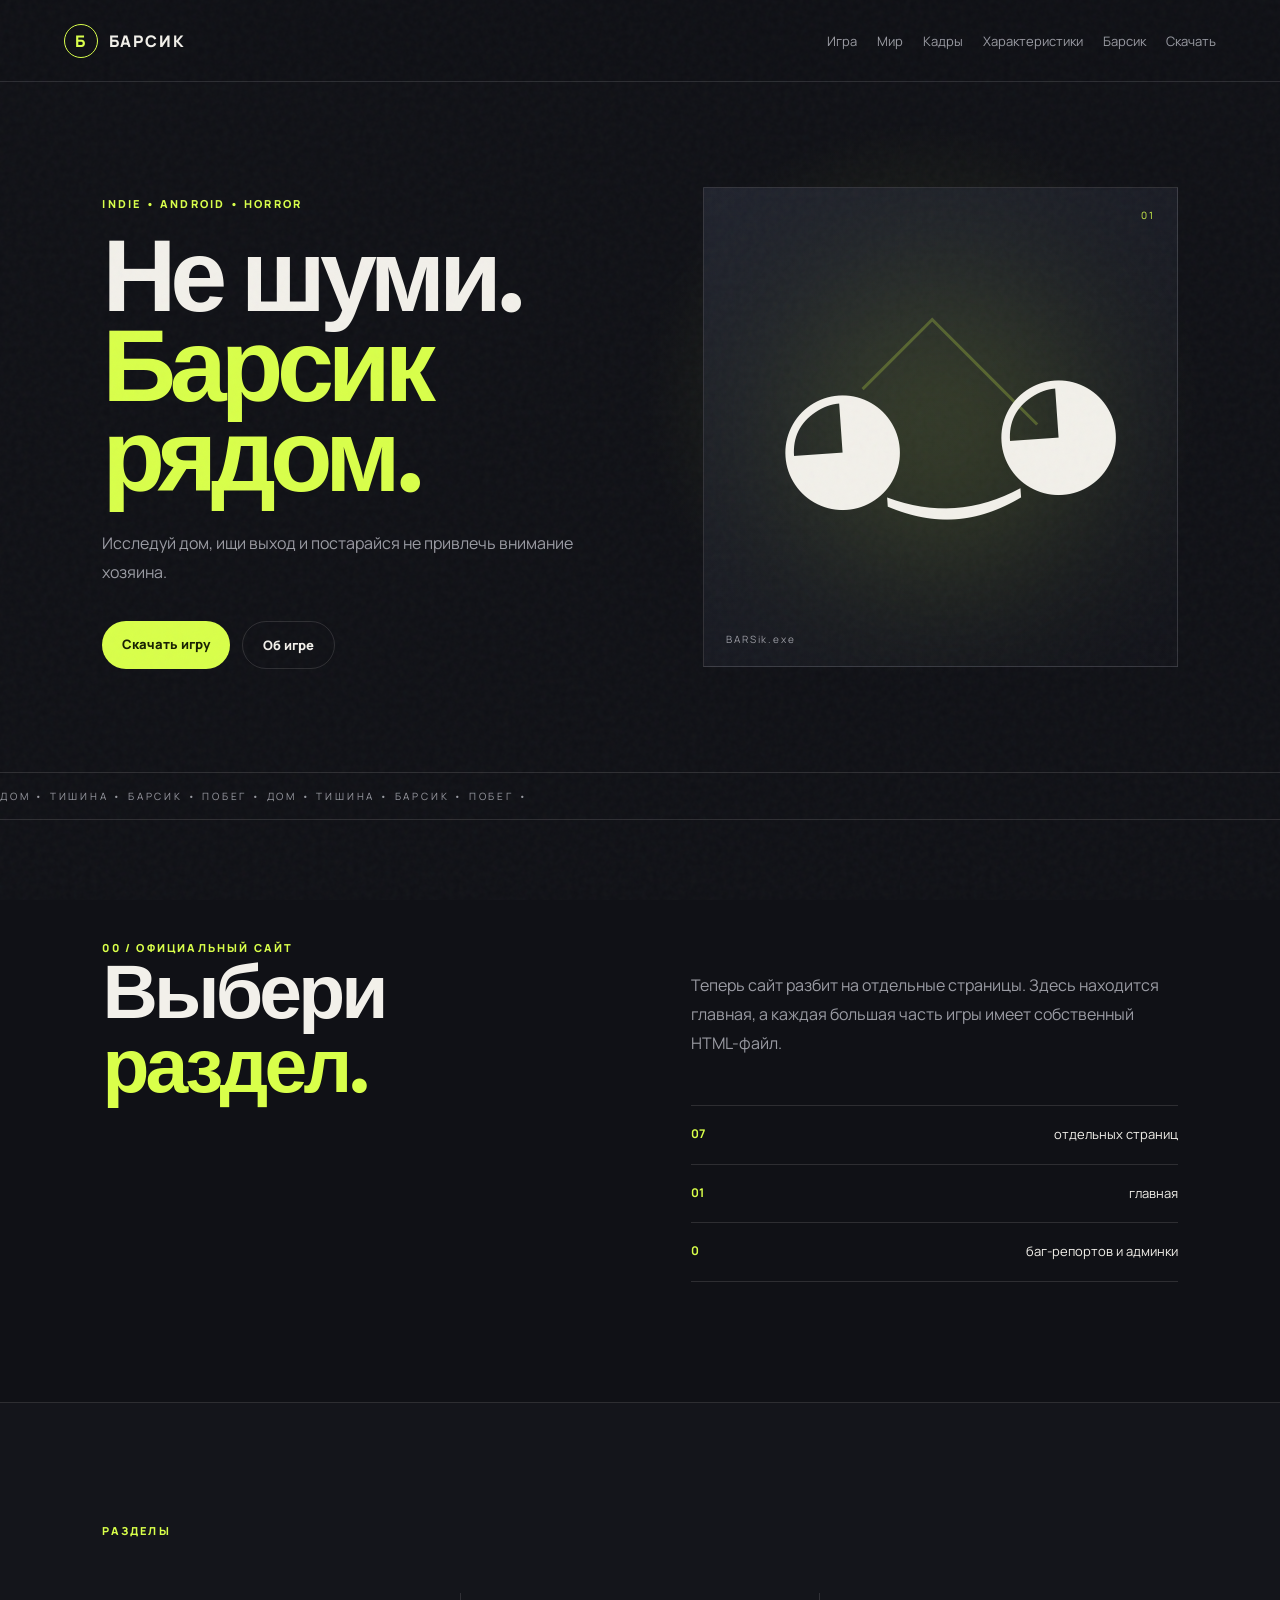
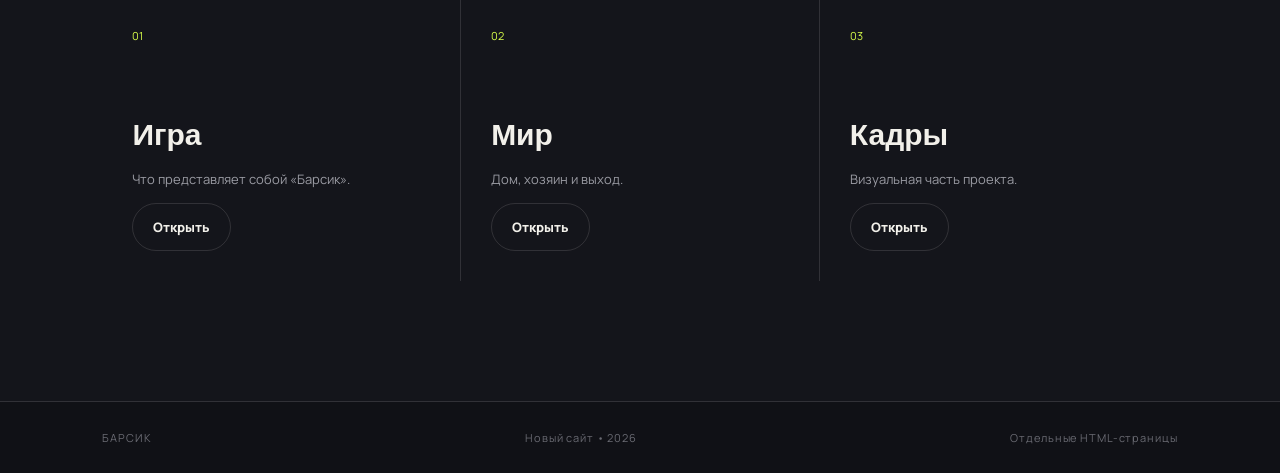
<file: index.html>
<!doctype html>
<html lang="ru">
<head>
  <meta charset="UTF-8">
  <meta name="viewport" content="width=device-width, initial-scale=1.0">
  <meta name="theme-color" content="#101116">
  <meta name="description" content="Барсик — официальный сайт игры.">
  <title>Барсик — игра</title>
  <link rel="stylesheet" href="styles.css">
</head>
<body>
<div class="noise" aria-hidden="true"></div>
<header class="topbar">
  <a class="brand" href="index.html" aria-label="Барсик"><span class="brand-mark">Б</span><span>БАРСИК</span></a>
  <nav>
    <a href="game.html">Игра</a>
    <a href="world.html">Мир</a>
    <a href="gallery.html">Кадры</a>
    <a href="specs.html">Характеристики</a>
    <a href="barsik.html">Барсик</a>
    <a href="download.html">Скачать</a>
  </nav>
</header>
<main id="top">
<section class="hero reveal">
  <div class="hero-copy">
    <p class="eyebrow">INDIE • ANDROID • HORROR</p>
    <h1>Не шуми.<br><span>Барсик рядом.</span></h1>
    <p class="lead">Исследуй дом, ищи выход и постарайся не привлечь внимание хозяина.</p>
    <div class="actions">
      <a class="button button-primary" href="download.html">Скачать игру</a>
      <a class="button button-ghost" href="game.html">Об игре</a>
    </div>
  </div>
  <div class="hero-card" aria-label="Барсик">
    <div class="cat-glow"></div><div class="cat-ears" aria-hidden="true"></div>
    <div class="cat-face">◕‿◕</div><span class="card-label">BARSik.exe</span><span class="card-corner">01</span>
  </div>
</section>
<section class="ticker" aria-label="Слоган"><span>ДОМ • ТИШИНА • БАРСИК • ПОБЕГ • ДОМ • ТИШИНА • БАРСИК • ПОБЕГ • </span></section>
<section class="section reveal">
  <div class="section-number">00 / ОФИЦИАЛЬНЫЙ САЙТ</div>
  <div class="split">
    <div><h2>Выбери<br><em>раздел.</em></h2></div>
    <div class="text"><p>Теперь сайт разбит на отдельные страницы. Здесь находится главная, а каждая большая часть игры имеет собственный HTML-файл.</p>
      <div class="facts">
        <div><strong>07</strong><span>отдельных страниц</span></div>
        <div><strong>01</strong><span>главная</span></div>
        <div><strong>0</strong><span>баг-репортов и админки</span></div>
      </div>
    </div>
  </div>
</section>
<section class="section world reveal">
  <div class="section-number">РАЗДЕЛЫ</div>
  <div class="world-grid">
    <article><span>01</span><h3>Игра</h3><p>Что представляет собой «Барсик».</p><a class="button button-ghost" href="game.html">Открыть</a></article>
    <article><span>02</span><h3>Мир</h3><p>Дом, хозяин и выход.</p><a class="button button-ghost" href="world.html">Открыть</a></article>
    <article><span>03</span><h3>Кадры</h3><p>Визуальная часть проекта.</p><a class="button button-ghost" href="gallery.html">Открыть</a></article>
  </div>
</section>
</main>
<footer><span>БАРСИК</span><span>Новый сайт • 2026</span><span>Отдельные HTML-страницы</span></footer>
<script src="script.js"></script>
</body>
</html>
</file>
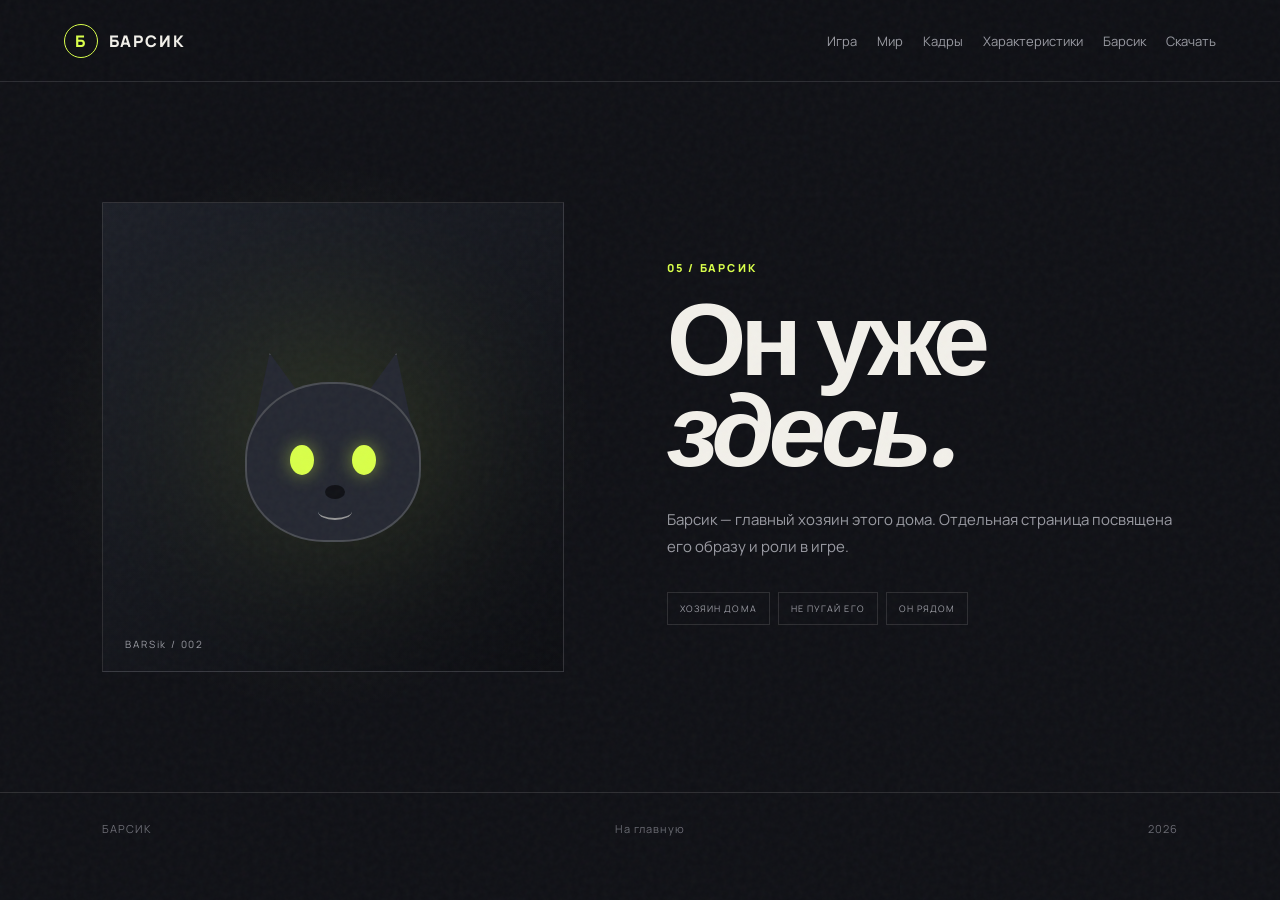
<file: barsik.html>
<!doctype html>
<html lang="ru"><head><meta charset="UTF-8"><meta name="viewport" content="width=device-width, initial-scale=1.0"><meta name="theme-color" content="#101116"><title>Барсик — Персонаж</title><link rel="stylesheet" href="styles.css"></head>
<body><div class="noise" aria-hidden="true"></div>
<header class="topbar"><a class="brand" href="index.html"><span class="brand-mark">Б</span><span>БАРСИК</span></a><nav><a href="game.html">Игра</a><a href="world.html">Мир</a><a href="gallery.html">Кадры</a><a href="specs.html">Характеристики</a><a href="barsik.html">Барсик</a><a href="download.html">Скачать</a></nav></header>
<main><section class="section character reveal"><div class="character-art"><div class="character-glow"></div><div class="barsik"><div class="barsik-ear left"></div><div class="barsik-ear right"></div><div class="barsik-head"><span class="eye left"></span><span class="eye right"></span><span class="nose"></span><span class="mouth"></span></div></div><span class="character-code">BARSik / 002</span></div><div class="character-copy"><p class="section-number">05 / БАРСИК</p><h1>Он уже<br><em>здесь.</em></h1><p>Барсик — главный хозяин этого дома. Отдельная страница посвящена его образу и роли в игре.</p><div class="character-tags"><span>ХОЗЯИН ДОМА</span><span>НЕ ПУГАЙ ЕГО</span><span>ОН РЯДОМ</span></div></div></section></main>
<footer><span>БАРСИК</span><a href="index.html">На главную</a><span>2026</span></footer><script src="script.js"></script></body></html>
</file>
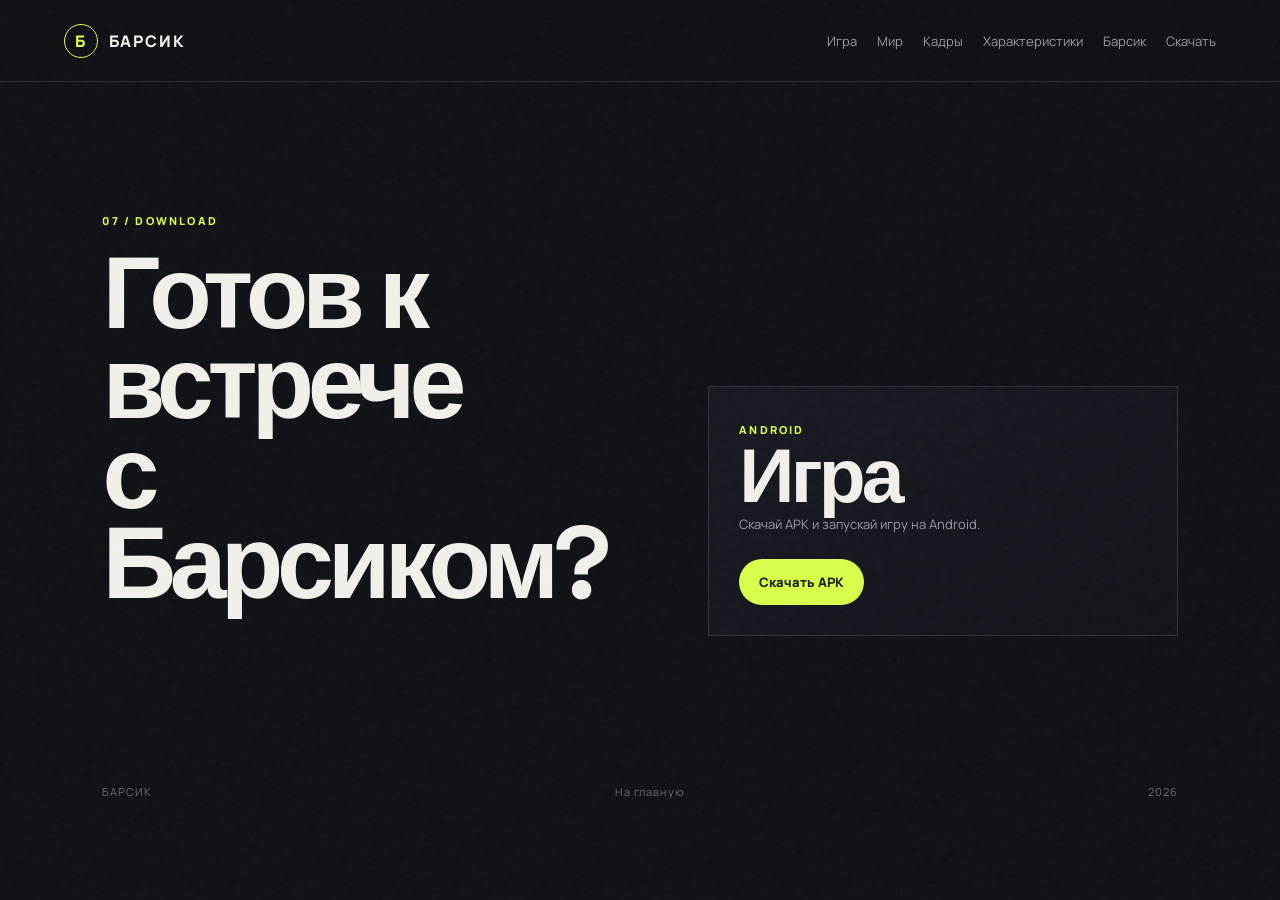
<file: download.html>
<!doctype html>
<html lang="ru"><head><meta charset="UTF-8"><meta name="viewport" content="width=device-width, initial-scale=1.0"><meta name="theme-color" content="#101116"><title>Барсик — Скачать</title><link rel="stylesheet" href="styles.css"></head>
<body><div class="noise" aria-hidden="true"></div>
<header class="topbar"><a class="brand" href="index.html"><span class="brand-mark">Б</span><span>БАРСИК</span></a><nav><a href="game.html">Игра</a><a href="world.html">Мир</a><a href="gallery.html">Кадры</a><a href="specs.html">Характеристики</a><a href="barsik.html">Барсик</a><a href="download.html">Скачать</a></nav></header>
<main><section class="download reveal"><div><p class="section-number">07 / DOWNLOAD</p><h1>Готов к встрече<br>с Барсиком?</h1></div><div class="download-box"><div><span class="download-label">ANDROID</span><h2>Игра</h2><p>Скачай APK и запускай игру на Android.</p></div><a class="button button-primary" href="https://github.com/nutipohz/barsik-sait/releases/download/barsik-igra/escape_from_home.apk">Скачать APK</a></div></section></main>
<footer><span>БАРСИК</span><a href="index.html">На главную</a><span>2026</span></footer><script src="script.js"></script></body></html>
</file>
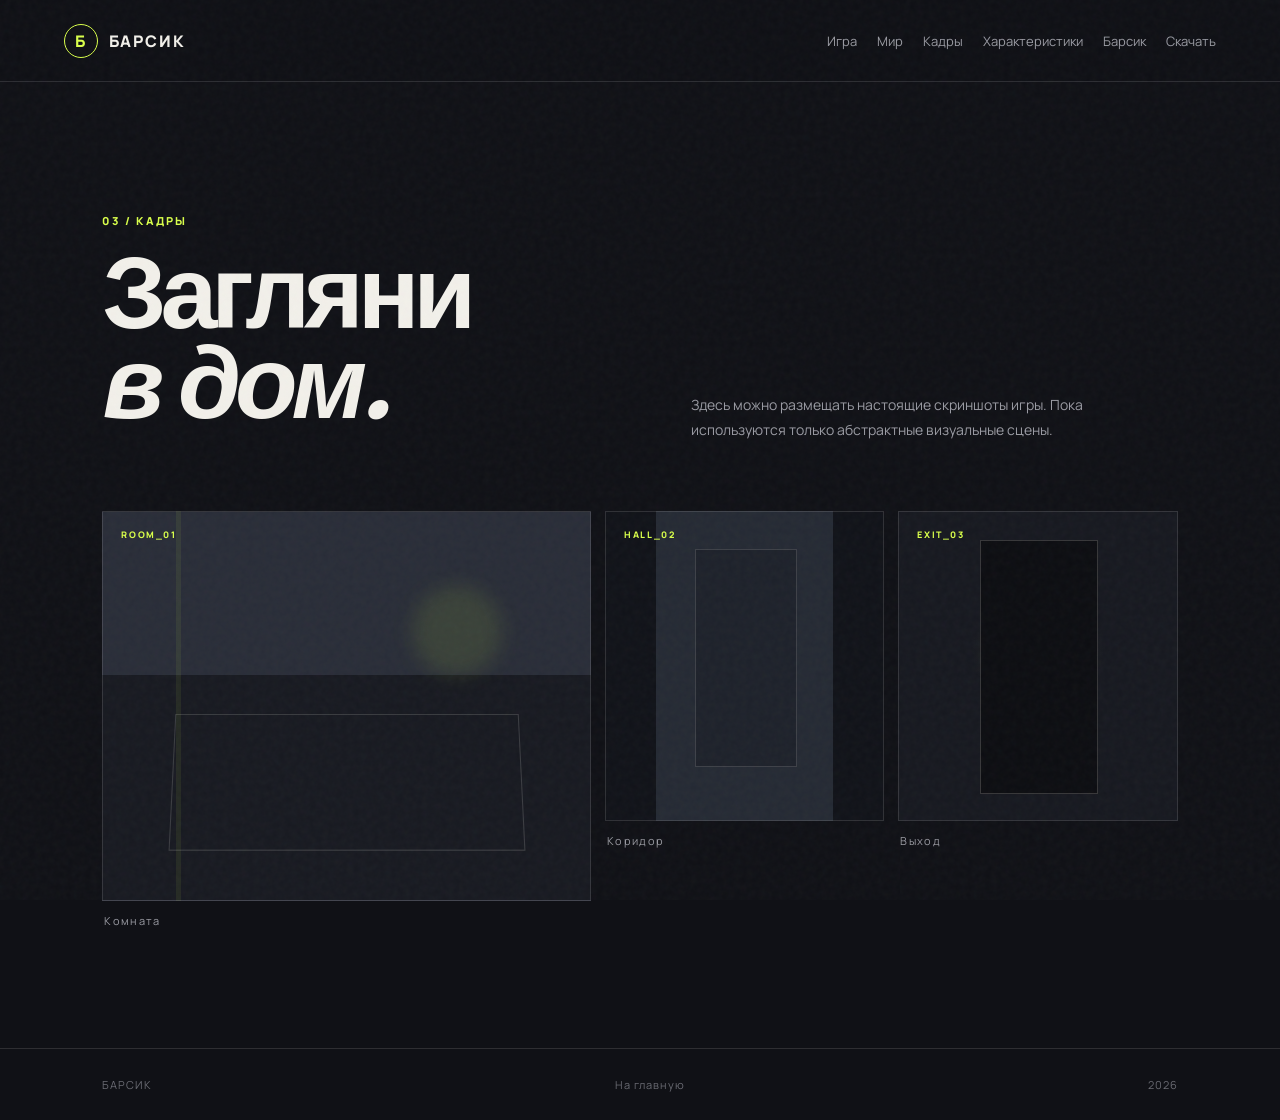
<file: gallery.html>
<!doctype html>
<html lang="ru"><head><meta charset="UTF-8"><meta name="viewport" content="width=device-width, initial-scale=1.0"><meta name="theme-color" content="#101116"><title>Барсик — Кадры</title><link rel="stylesheet" href="styles.css"></head>
<body><div class="noise" aria-hidden="true"></div>
<header class="topbar"><a class="brand" href="index.html"><span class="brand-mark">Б</span><span>БАРСИК</span></a><nav><a href="game.html">Игра</a><a href="world.html">Мир</a><a href="gallery.html">Кадры</a><a href="specs.html">Характеристики</a><a href="barsik.html">Барсик</a><a href="download.html">Скачать</a></nav></header>
<main><section class="section gallery reveal"><div class="gallery-head"><div><p class="section-number">03 / КАДРЫ</p><h1>Загляни<br><em>в дом.</em></h1></div><p class="gallery-note">Здесь можно размещать настоящие скриншоты игры. Пока используются только абстрактные визуальные сцены.</p></div><div class="shots"><div class="shot shot-wide"><div class="shot-scene scene-room"><span>ROOM_01</span></div><p>Комната</p></div><div class="shot"><div class="shot-scene scene-hall"><span>HALL_02</span></div><p>Коридор</p></div><div class="shot"><div class="shot-scene scene-door"><span>EXIT_03</span></div><p>Выход</p></div></div></section></main>
<footer><span>БАРСИК</span><a href="index.html">На главную</a><span>2026</span></footer><script src="script.js"></script></body></html>
</file>
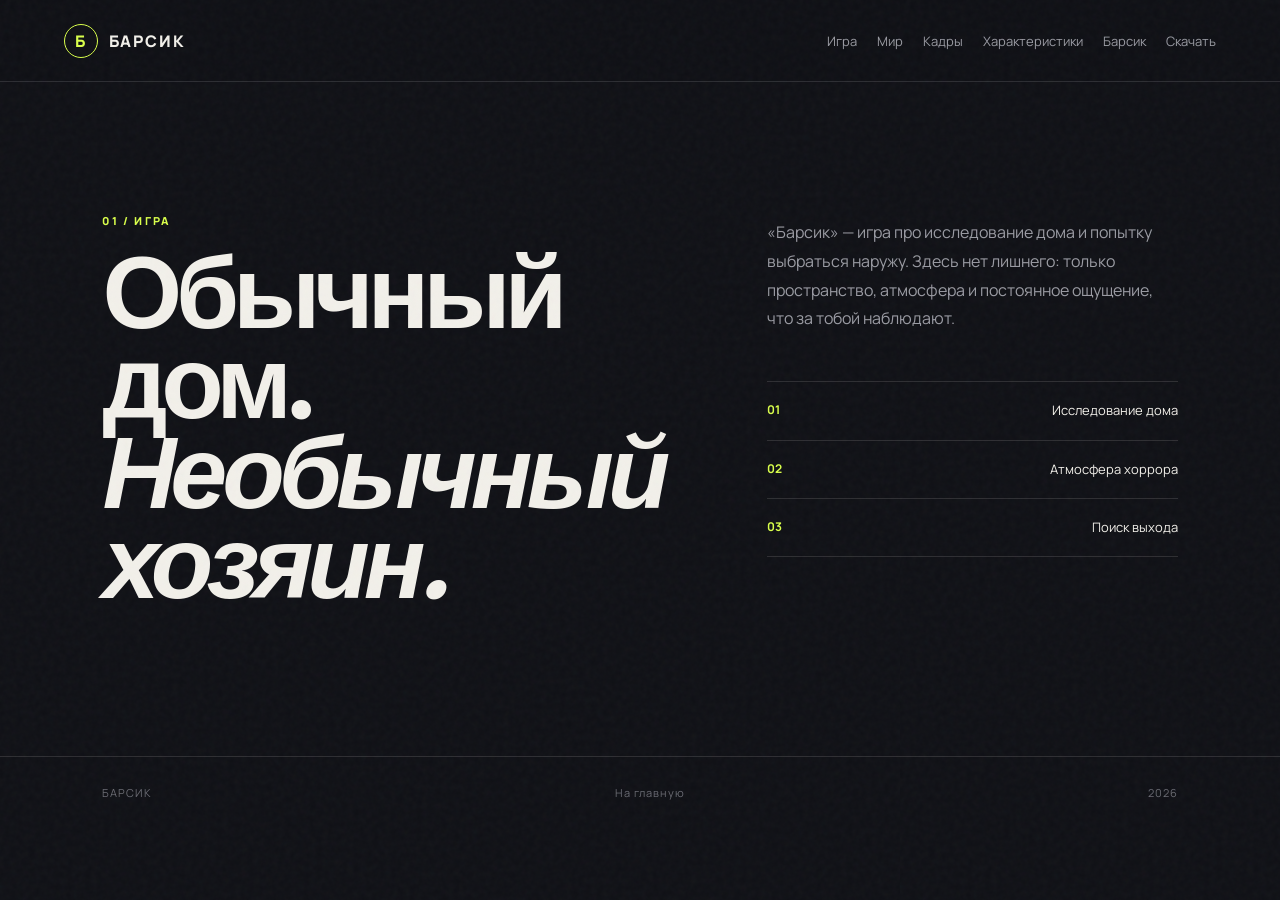
<file: game.html>
<!doctype html>
<html lang="ru">
<head>
  <meta charset="UTF-8">
  <meta name="viewport" content="width=device-width, initial-scale=1.0">
  <meta name="theme-color" content="#101116">
  <meta name="description" content="Барсик — об игре.">
  <title>Барсик — Игра</title>
  <link rel="stylesheet" href="styles.css">
</head>
<body>
<div class="noise" aria-hidden="true"></div>
<header class="topbar">
  <a class="brand" href="index.html" aria-label="Барсик"><span class="brand-mark">Б</span><span>БАРСИК</span></a>
  <nav>
    <a href="game.html">Игра</a><a href="world.html">Мир</a><a href="gallery.html">Кадры</a><a href="specs.html">Характеристики</a><a href="barsik.html">Барсик</a><a href="download.html">Скачать</a>
  </nav>
</header>
<main>
<section class="section split reveal" id="game">
  <div><p class="section-number">01 / ИГРА</p><h1>Обычный дом.<br><em>Необычный хозяин.</em></h1></div>
  <div class="text"><p>«Барсик» — игра про исследование дома и попытку выбраться наружу. Здесь нет лишнего: только пространство, атмосфера и постоянное ощущение, что за тобой наблюдают.</p>
  <div class="facts"><div><strong>01</strong><span>Исследование дома</span></div><div><strong>02</strong><span>Атмосфера хоррора</span></div><div><strong>03</strong><span>Поиск выхода</span></div></div></div>
</section>
</main>
<footer><span>БАРСИК</span><a href="index.html">На главную</a><span>2026</span></footer>
<script src="script.js"></script>
</body>
</html>
</file>
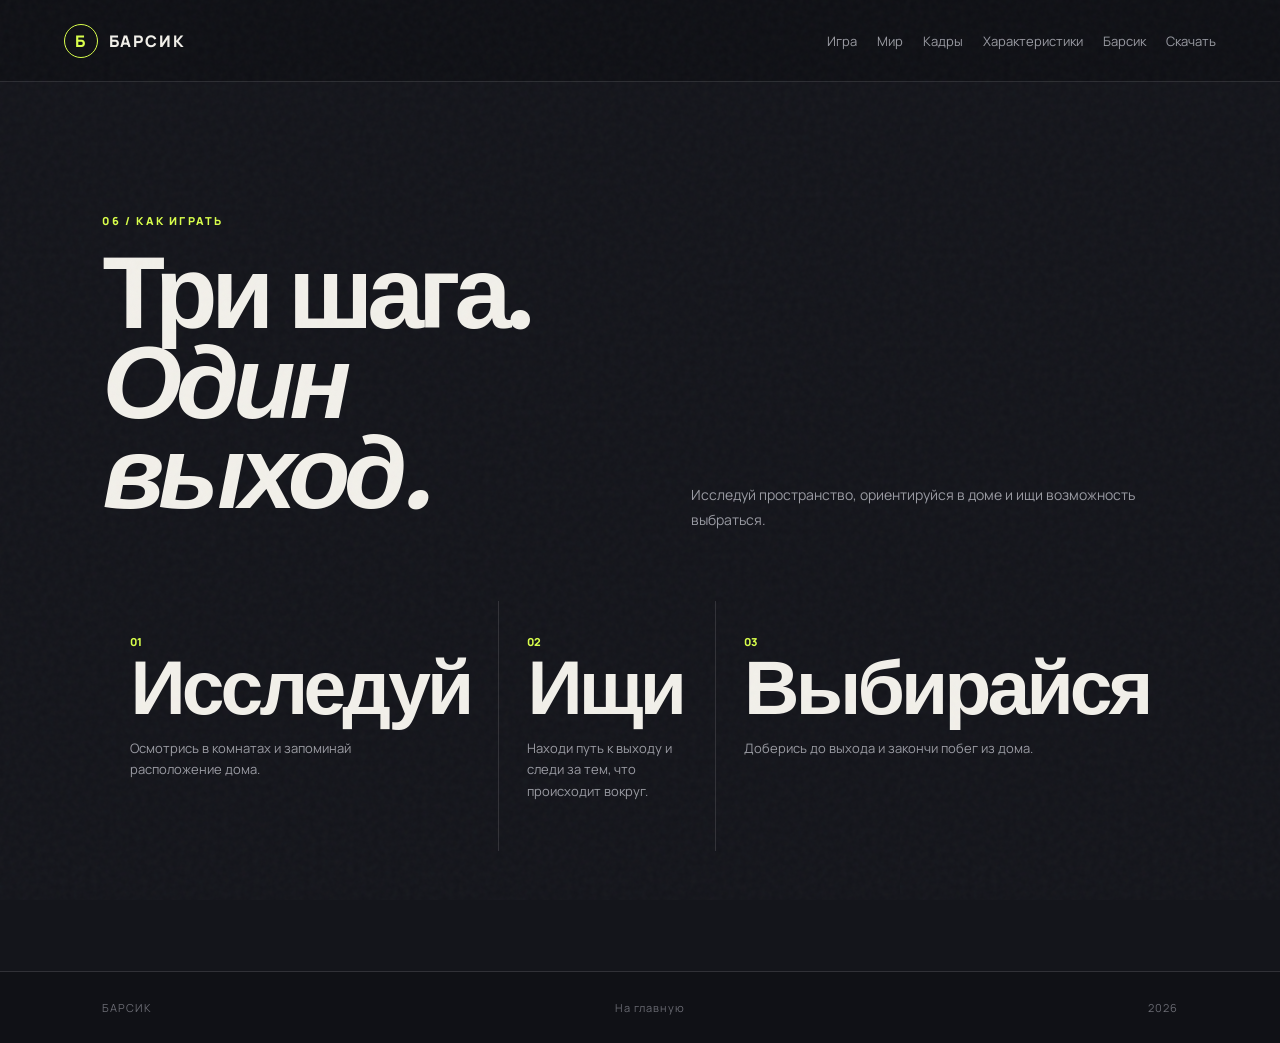
<file: how.html>
<!doctype html>
<html lang="ru"><head><meta charset="UTF-8"><meta name="viewport" content="width=device-width, initial-scale=1.0"><meta name="theme-color" content="#101116"><title>Барсик — Как играть</title><link rel="stylesheet" href="styles.css"></head>
<body><div class="noise" aria-hidden="true"></div>
<header class="topbar"><a class="brand" href="index.html"><span class="brand-mark">Б</span><span>БАРСИК</span></a><nav><a href="game.html">Игра</a><a href="world.html">Мир</a><a href="gallery.html">Кадры</a><a href="specs.html">Характеристики</a><a href="barsik.html">Барсик</a><a href="download.html">Скачать</a></nav></header>
<main><section class="section how reveal"><div class="how-head"><div><p class="section-number">06 / КАК ИГРАТЬ</p><h1>Три шага.<br><em>Один выход.</em></h1></div><p class="gallery-note">Исследуй пространство, ориентируйся в доме и ищи возможность выбраться.</p></div><div class="steps"><article><span>01</span><h2>Исследуй</h2><p>Осмотрись в комнатах и запоминай расположение дома.</p></article><article><span>02</span><h2>Ищи</h2><p>Находи путь к выходу и следи за тем, что происходит вокруг.</p></article><article><span>03</span><h2>Выбирайся</h2><p>Доберись до выхода и закончи побег из дома.</p></article></div></section></main>
<footer><span>БАРСИК</span><a href="index.html">На главную</a><span>2026</span></footer><script src="script.js"></script></body></html>
</file>
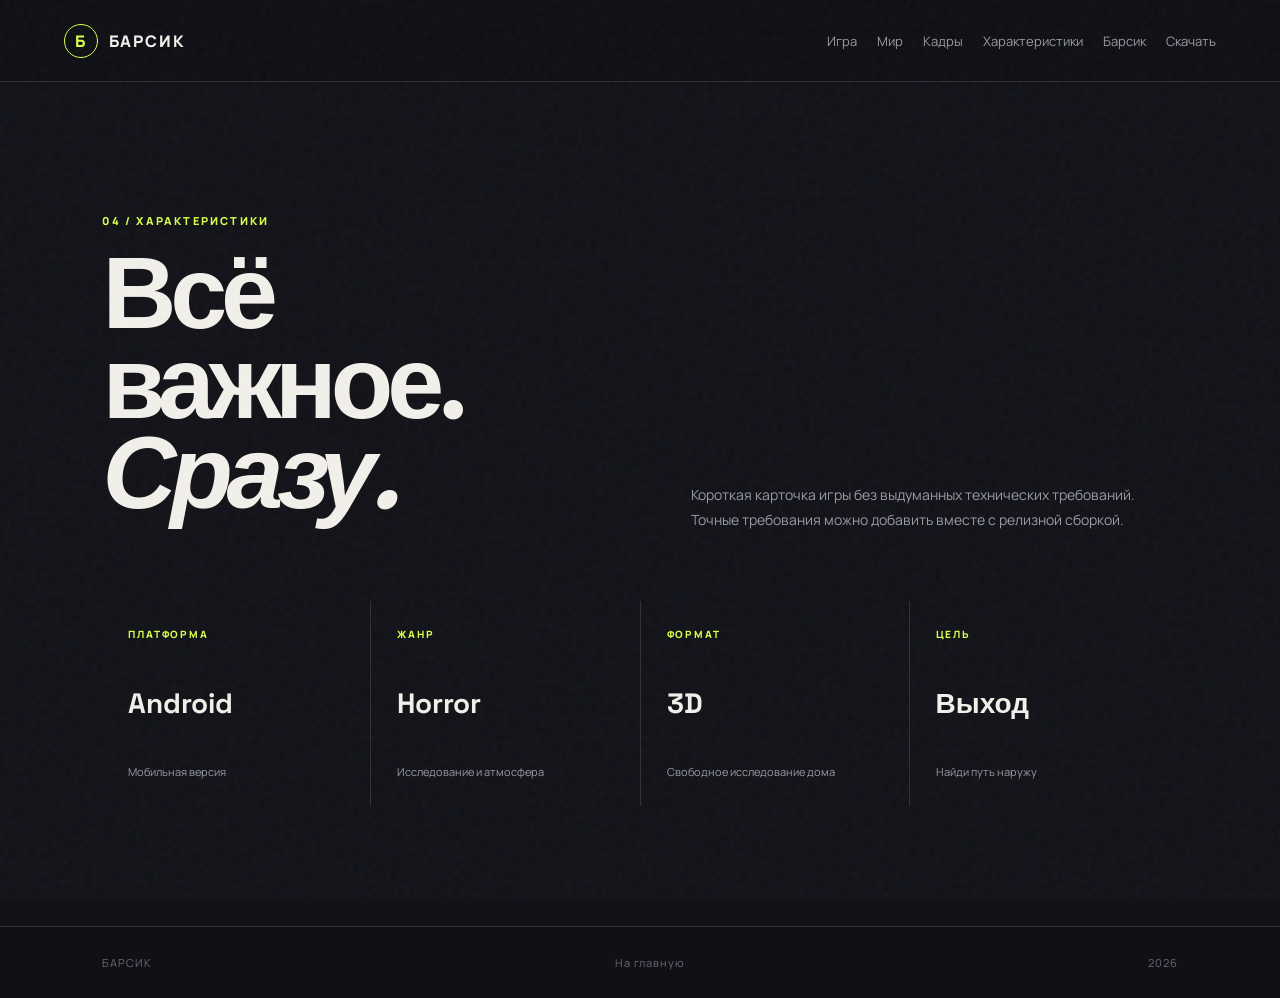
<file: specs.html>
<!doctype html>
<html lang="ru"><head><meta charset="UTF-8"><meta name="viewport" content="width=device-width, initial-scale=1.0"><meta name="theme-color" content="#101116"><title>Барсик — Характеристики</title><link rel="stylesheet" href="styles.css"></head>
<body><div class="noise" aria-hidden="true"></div>
<header class="topbar"><a class="brand" href="index.html"><span class="brand-mark">Б</span><span>БАРСИК</span></a><nav><a href="game.html">Игра</a><a href="world.html">Мир</a><a href="gallery.html">Кадры</a><a href="specs.html">Характеристики</a><a href="barsik.html">Барсик</a><a href="download.html">Скачать</a></nav></header>
<main><section class="section specs reveal"><div class="specs-head"><div><p class="section-number">04 / ХАРАКТЕРИСТИКИ</p><h1>Всё важное.<br><em>Сразу.</em></h1></div><p class="specs-intro">Короткая карточка игры без выдуманных технических требований. Точные требования можно добавить вместе с релизной сборкой.</p></div><div class="spec-grid"><div class="spec"><span>ПЛАТФОРМА</span><strong>Android</strong><small>Мобильная версия</small></div><div class="spec"><span>ЖАНР</span><strong>Horror</strong><small>Исследование и атмосфера</small></div><div class="spec"><span>ФОРМАТ</span><strong>3D</strong><small>Свободное исследование дома</small></div><div class="spec"><span>ЦЕЛЬ</span><strong>Выход</strong><small>Найди путь наружу</small></div></div></section></main>
<footer><span>БАРСИК</span><a href="index.html">На главную</a><span>2026</span></footer><script src="script.js"></script></body></html>
</file>
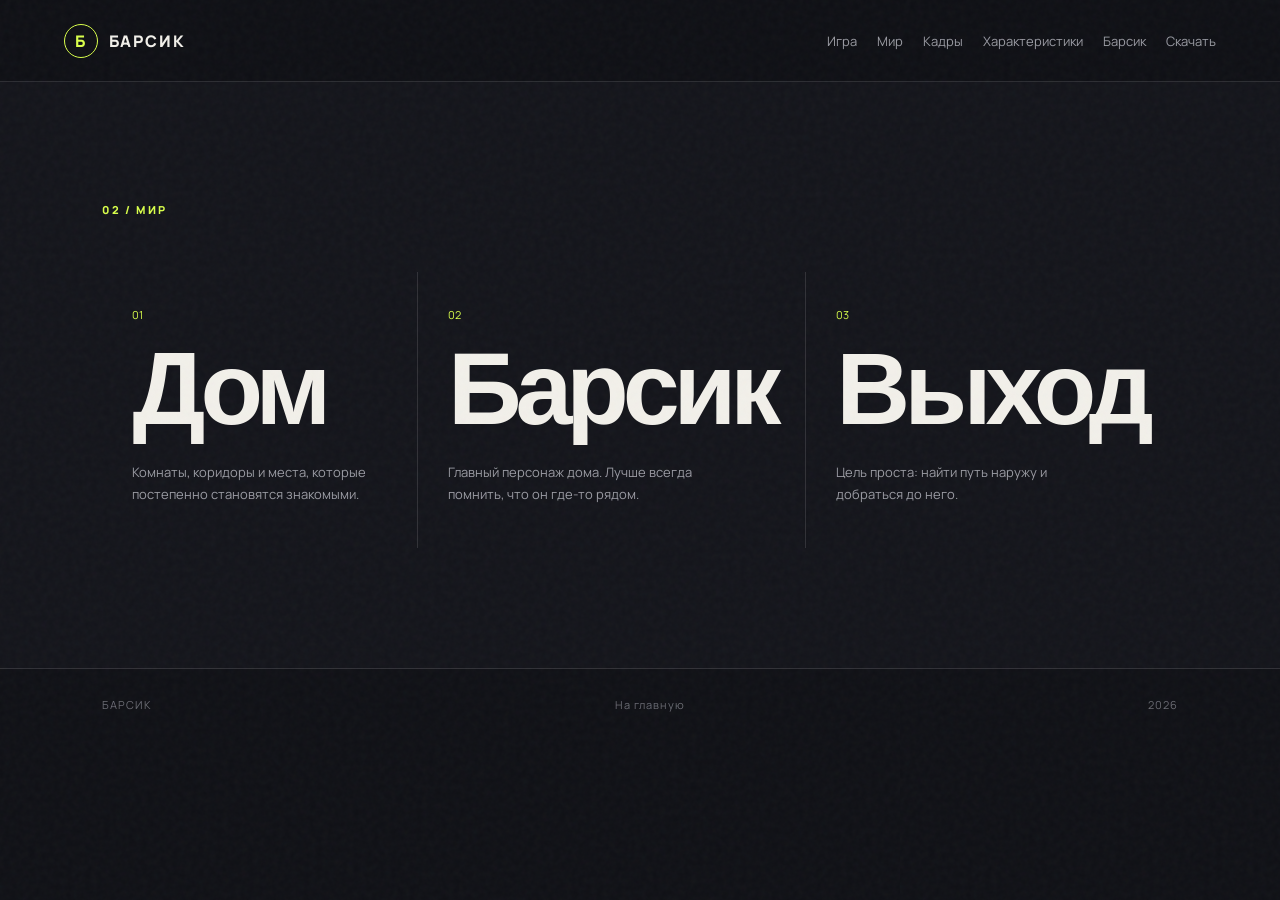
<file: world.html>
<!doctype html>
<html lang="ru"><head><meta charset="UTF-8"><meta name="viewport" content="width=device-width, initial-scale=1.0"><meta name="theme-color" content="#101116"><title>Барсик — Мир</title><link rel="stylesheet" href="styles.css"></head>
<body><div class="noise" aria-hidden="true"></div>
<header class="topbar"><a class="brand" href="index.html"><span class="brand-mark">Б</span><span>БАРСИК</span></a><nav><a href="game.html">Игра</a><a href="world.html">Мир</a><a href="gallery.html">Кадры</a><a href="specs.html">Характеристики</a><a href="barsik.html">Барсик</a><a href="download.html">Скачать</a></nav></header>
<main><section class="section world reveal"><div class="section-number">02 / МИР</div><div class="world-grid"><article><span>01</span><h1>Дом</h1><p>Комнаты, коридоры и места, которые постепенно становятся знакомыми.</p></article><article><span>02</span><h1>Барсик</h1><p>Главный персонаж дома. Лучше всегда помнить, что он где-то рядом.</p></article><article><span>03</span><h1>Выход</h1><p>Цель проста: найти путь наружу и добраться до него.</p></article></div></section></main>
<footer><span>БАРСИК</span><a href="index.html">На главную</a><span>2026</span></footer><script src="script.js"></script></body></html>
</file>
<file: styles.css>
@import url('https://fonts.googleapis.com/css2?family=Manrope:wght@400;500;600;700;800&family=Space+Grotesk:wght@500;600;700&display=swap');

:root {
  --bg: #101116;
  --panel: #171920;
  --panel-2: #1c1f28;
  --text: #f2f0ea;
  --muted: #9a9ba3;
  --line: rgba(242,240,234,.13);
  --accent: #d9ff4a;
  --accent-dark: #172000;
}

* { box-sizing: border-box; }
html { scroll-behavior: smooth; }
body {
  margin: 0;
  background: var(--bg);
  color: var(--text);
  font-family: Manrope, sans-serif;
  overflow-x: hidden;
}
a { color: inherit; text-decoration: none; }
.noise {
  position: fixed; inset: 0; pointer-events: none; opacity: .035; z-index: 20;
  background-image: url("data:image/svg+xml,%3Csvg viewBox='0 0 180 180' xmlns='http://www.w3.org/2000/svg'%3E%3Cfilter id='n'%3E%3CfeTurbulence type='fractalNoise' baseFrequency='.8' numOctaves='3' stitchTiles='stitch'/%3E%3C/filter%3E%3Crect width='100%25' height='100%25' filter='url(%23n)'/%3E%3C/svg%3E");
}
.topbar {
  height: 82px; padding: 0 5vw; display: flex; align-items: center; justify-content: space-between;
  border-bottom: 1px solid var(--line); position: relative; z-index: 5;
  background: rgba(16,17,22,.78); backdrop-filter: blur(14px);
}
.brand { display: flex; gap: 11px; align-items: center; font-weight: 800; letter-spacing: .12em; }
.brand-mark { display: grid; place-items: center; width: 34px; height: 34px; border: 1px solid var(--accent); color: var(--accent); border-radius: 50%; }
nav { display: flex; gap: 20px; color: var(--muted); font-size: 13px; }
nav a { transition: color .2s; }
nav a:hover { color: var(--text); }

.hero {
  min-height: 690px; padding: 8vw; display: grid; grid-template-columns: 1.05fr .95fr; gap: 6vw; align-items: center;
  background: radial-gradient(circle at 72% 46%, rgba(217,255,74,.12), transparent 28%);
}
.eyebrow, .section-number { color: var(--accent); font-size: 11px; font-weight: 800; letter-spacing: .2em; }
h1, h2, h3 { font-family: "Space Grotesk", sans-serif; margin: 0; }
h1 { font-size: clamp(54px, 8vw, 110px); line-height: .88; letter-spacing: -.06em; margin: 20px 0 28px; }
h1 span { color: var(--accent); }
.lead { max-width: 570px; color: var(--muted); line-height: 1.8; font-size: 16px; }
.actions { display: flex; gap: 12px; margin-top: 34px; flex-wrap: wrap; }
.button { display: inline-block; padding: 14px 20px; border-radius: 999px; font-size: 13px; font-weight: 800; transition: transform .2s, opacity .2s; }
.button:hover { transform: translateY(-2px); }
.button-primary { background: var(--accent); color: var(--accent-dark); }
.button-ghost { border: 1px solid var(--line); }
.button.disabled { cursor: default; opacity: .55; }
.button.disabled:hover { transform: none; }

.hero-card {
  min-height: 480px; border: 1px solid var(--line); background: linear-gradient(145deg,#20232d,#121319);
  display: flex; align-items: center; justify-content: center; position: relative; overflow: hidden;
}
.cat-glow { width: 290px; height: 290px; border-radius: 50%; background: var(--accent); filter: blur(85px); opacity: .16; }
.cat-face { position: absolute; font-size: clamp(80px, 12vw, 150px); letter-spacing: -.12em; transform: rotate(-4deg); }
.cat-ears { position: absolute; width: 150px; height: 100px; border-left: 3px solid rgba(217,255,74,.35); border-top: 3px solid rgba(217,255,74,.35); transform: rotate(45deg) translate(-8px,-22px); opacity: .7; }
.card-label, .card-corner { position: absolute; color: var(--muted); font-size: 10px; letter-spacing: .18em; }
.card-label { left: 22px; bottom: 20px; }
.card-corner { right: 22px; top: 20px; color: var(--accent); }

.ticker { overflow: hidden; border-block: 1px solid var(--line); padding: 16px 0; white-space: nowrap; color: var(--muted); font-size: 10px; letter-spacing: .28em; }
.ticker span { display: inline-block; animation: move 22s linear infinite; }
@keyframes move { to { transform: translateX(-50%); } }

.section { padding: 120px 8vw; border-bottom: 1px solid var(--line); }
.split { display: grid; grid-template-columns: 1fr 1fr; gap: 8vw; }
h2 { font-size: clamp(42px, 6vw, 78px); line-height: .96; letter-spacing: -.05em; }
h2 em { color: var(--accent); font-style: normal; }
.text { color: var(--muted); line-height: 1.8; max-width: 540px; }
.facts { display: grid; gap: 0; margin-top: 48px; border-top: 1px solid var(--line); }
.facts div { display: flex; justify-content: space-between; padding: 17px 0; border-bottom: 1px solid var(--line); }
.facts strong { color: var(--accent); font-size: 12px; }
.facts span { font-size: 13px; color: var(--text); }

.world { background: #14151b; }
.world-grid { display: grid; grid-template-columns: repeat(3,1fr); gap: 1px; margin-top: 55px; background: var(--line); }
.world-grid article { background: #14151b; min-height: 270px; padding: 30px; transition: transform .25s, background .25s; }
.world-grid article:hover { transform: translateY(-6px); background: #1a1c23; }
.world-grid span { color: var(--accent); font-size: 11px; }
.world-grid h3 { font-size: 30px; margin: 70px 0 15px; }
.world-grid p { color: var(--muted); line-height: 1.65; font-size: 13px; max-width: 270px; }

.gallery { background: var(--bg); }
.gallery-head { display: grid; grid-template-columns: 1fr 1fr; gap: 8vw; align-items: end; }
.gallery-note { max-width: 480px; color: var(--muted); line-height: 1.8; font-size: 14px; }
.shots { display: grid; grid-template-columns: 1.4fr .8fr .8fr; gap: 14px; margin-top: 55px; }
.shot { min-width: 0; }
.shot-scene {
  height: 310px; position: relative; overflow: hidden; border: 1px solid var(--line);
  background: var(--panel);
}
.shot-wide .shot-scene { height: 390px; }
.shot-scene::before, .shot-scene::after { content: ""; position: absolute; }
.scene-room {
  background:
    linear-gradient(90deg, transparent 15%, rgba(217,255,74,.07) 15% 16%, transparent 16%),
    linear-gradient(180deg, #292d38 0 42%, #181a21 42% 100%);
}
.scene-room::before {
  left: 14%; right: 14%; bottom: 13%; height: 35%;
  border: 1px solid rgba(242,240,234,.16); transform: perspective(500px) rotateX(8deg);
}
.scene-room::after {
  width: 90px; height: 90px; border-radius: 50%; right: 18%; top: 19%;
  background: rgba(217,255,74,.1); filter: blur(10px);
}
.scene-hall { background: linear-gradient(90deg, #111319 0 18%, #252a34 18% 82%, #111319 82%); }
.scene-hall::before {
  left: 32%; top: 12%; width: 36%; height: 70%;
  border: 1px solid rgba(242,240,234,.15); background: rgba(0,0,0,.18);
}
.scene-door { background: radial-gradient(circle at 50% 45%, rgba(217,255,74,.13), transparent 30%), #171920; }
.scene-door::before {
  left: 29%; top: 9%; width: 42%; height: 82%;
  background: #0d0e12; border: 1px solid rgba(242,240,234,.18);
}
.shot-scene span {
  position: absolute; left: 18px; top: 16px; z-index: 1;
  color: var(--accent); font: 800 9px Manrope, sans-serif; letter-spacing: .18em;
}
.shot > p { margin: 12px 2px 0; color: var(--muted); font-size: 11px; letter-spacing: .12em; }

.specs { background: #121319; }
.specs-head { display: grid; grid-template-columns: 1fr 1fr; gap: 8vw; align-items: end; }
.specs-intro { max-width: 470px; color: var(--muted); line-height: 1.8; font-size: 14px; }
.spec-grid { display: grid; grid-template-columns: repeat(4, 1fr); gap: 1px; margin-top: 55px; background: var(--line); }
.spec { min-height: 205px; padding: 26px; background: #121319; display: flex; flex-direction: column; justify-content: space-between; transition: transform .25s, background .25s; }
.spec:hover { transform: translateY(-5px); background: #191b22; }
.spec span { color: var(--accent); font-size: 10px; font-weight: 800; letter-spacing: .18em; }
.spec strong { font-family: "Space Grotesk", sans-serif; font-size: 28px; }
.spec small { color: var(--muted); line-height: 1.5; font-size: 11px; }

.character {
  display: grid; grid-template-columns: .95fr 1.05fr; gap: 8vw; align-items: center;
  background: radial-gradient(circle at 25% 50%, rgba(217,255,74,.08), transparent 27%), #101116;
}
.character-art {
  min-height: 470px; border: 1px solid var(--line); position: relative; overflow: hidden;
  display: grid; place-items: center; background: linear-gradient(145deg,#1c1f27,#0d0e12);
}
.character-glow { position: absolute; width: 230px; height: 230px; border-radius: 50%; background: var(--accent); filter: blur(80px); opacity: .13; }
.barsik { position: relative; width: 220px; height: 245px; transform: translateY(15px); }
.barsik-head {
  position: absolute; left: 22px; top: 52px; width: 176px; height: 160px; border-radius: 48% 48% 45% 45%;
  background: #252832; border: 2px solid rgba(242,240,234,.18);
}
.barsik-ear {
  position: absolute; top: 22px; width: 80px; height: 90px; background: #252832;
  border: 2px solid rgba(242,240,234,.18); clip-path: polygon(50% 0, 100% 100%, 0 100%);
}
.barsik-ear.left { left: 16px; transform: rotate(-12deg); }
.barsik-ear.right { right: 16px; transform: rotate(12deg); }
.eye { position: absolute; top: 61px; width: 24px; height: 30px; border-radius: 50%; background: var(--accent); box-shadow: 0 0 18px rgba(217,255,74,.45); }
.eye.left { left: 43px; }
.eye.right { right: 43px; }
.nose { position: absolute; left: 78px; top: 101px; width: 20px; height: 14px; border-radius: 50%; background: #101116; }
.mouth { position: absolute; left: 71px; top: 119px; width: 34px; height: 17px; border-bottom: 2px solid rgba(242,240,234,.55); border-radius: 50%; }
.character-code { position: absolute; left: 22px; bottom: 20px; color: var(--muted); font-size: 10px; letter-spacing: .18em; }
.character-copy > p:not(.section-number) { max-width: 520px; color: var(--muted); line-height: 1.8; font-size: 15px; margin-top: 30px; }
.character-tags { display: flex; flex-wrap: wrap; gap: 8px; margin-top: 32px; }
.character-tags span { border: 1px solid var(--line); padding: 9px 12px; color: var(--muted); font-size: 9px; letter-spacing: .12em; }

.how { background: #14151b; }
.how-head { display: grid; grid-template-columns: 1fr 1fr; gap: 8vw; align-items: end; }
.steps { display: grid; grid-template-columns: repeat(3,1fr); gap: 1px; margin-top: 55px; background: var(--line); }
.steps article { min-height: 250px; padding: 28px; background: #14151b; transition: transform .25s, background .25s; }
.steps article:hover { transform: translateY(-5px); background: #1b1d24; }
.steps span { color: var(--accent); font-size: 11px; font-weight: 800; }
.steps h3 { font-size: 29px; margin: 70px 0 12px; }
.steps p { color: var(--muted); font-size: 13px; line-height: 1.65; max-width: 290px; }

.download { padding: 120px 8vw; display: grid; grid-template-columns: 1fr 1fr; gap: 8vw; align-items: end; }
.download-box {
  min-height: 250px; border: 1px solid var(--line); padding: 30px;
  display: flex; flex-direction: column; justify-content: space-between; align-items: flex-start;
  background: linear-gradient(145deg, var(--panel), #121319);
}
.download-label { color: var(--accent); font-size: 11px; letter-spacing: .2em; font-weight: 800; }
.download-box h3 { font-size: 34px; margin: 14px 0 8px; }
.download-box p { margin: 0; color: var(--muted); line-height: 1.7; max-width: 410px; font-size: 13px; }

footer { padding: 28px 8vw; display: flex; justify-content: space-between; color: #696a72; font-size: 11px; letter-spacing: .08em; }

.reveal { opacity: 0; transform: translateY(28px); transition: opacity .7s ease, transform .7s ease; }
.reveal.visible { opacity: 1; transform: translateY(0); }

@media (max-width: 900px) {
  nav { gap: 12px; }
  nav a:nth-child(3), nav a:nth-child(5) { display: none; }
  .shots { grid-template-columns: 1fr 1fr; }
  .shot-wide { grid-column: 1 / -1; }
  .character { grid-template-columns: 1fr 1fr; }
  .steps { grid-template-columns: 1fr 1fr; }
  .steps article:last-child { grid-column: 1 / -1; }
  .specs-head, .how-head { grid-template-columns: 1fr; }
  .spec-grid { grid-template-columns: 1fr 1fr; }
}

@media (max-width: 760px) {
  .topbar { padding: 0 5vw; }
  nav { gap: 10px; font-size: 11px; }
  nav a:nth-child(2), nav a:nth-child(3), nav a:nth-child(4), nav a:nth-child(5) { display: none; }
  .hero, .split, .download, .gallery-head, .character, .how-head { grid-template-columns: 1fr; }
  .hero { min-height: auto; padding-top: 70px; }
  .hero-card { min-height: 330px; }
  .section, .download { padding: 80px 6vw; }
  .world-grid, .shots, .steps { grid-template-columns: 1fr; }
  .shot-wide, .steps article:last-child { grid-column: auto; }
  .shot-scene, .shot-wide .shot-scene { height: 260px; }
  .world-grid article { min-height: 220px; }
  .world-grid h3, .steps h3 { margin-top: 45px; }
  .spec-grid { grid-template-columns: 1fr; }
  .spec { min-height: 160px; }
  .character-art { min-height: 360px; }
  .character-copy { padding-top: 20px; }
  footer { padding: 24px 6vw; }
}

@media (prefers-reduced-motion: reduce) {
  html { scroll-behavior: auto; }
  .ticker span { animation: none; }
  .reveal { opacity: 1; transform: none; transition: none; }
  .button, .world-grid article, .spec, .steps article { transition: none; }
}
</file>
